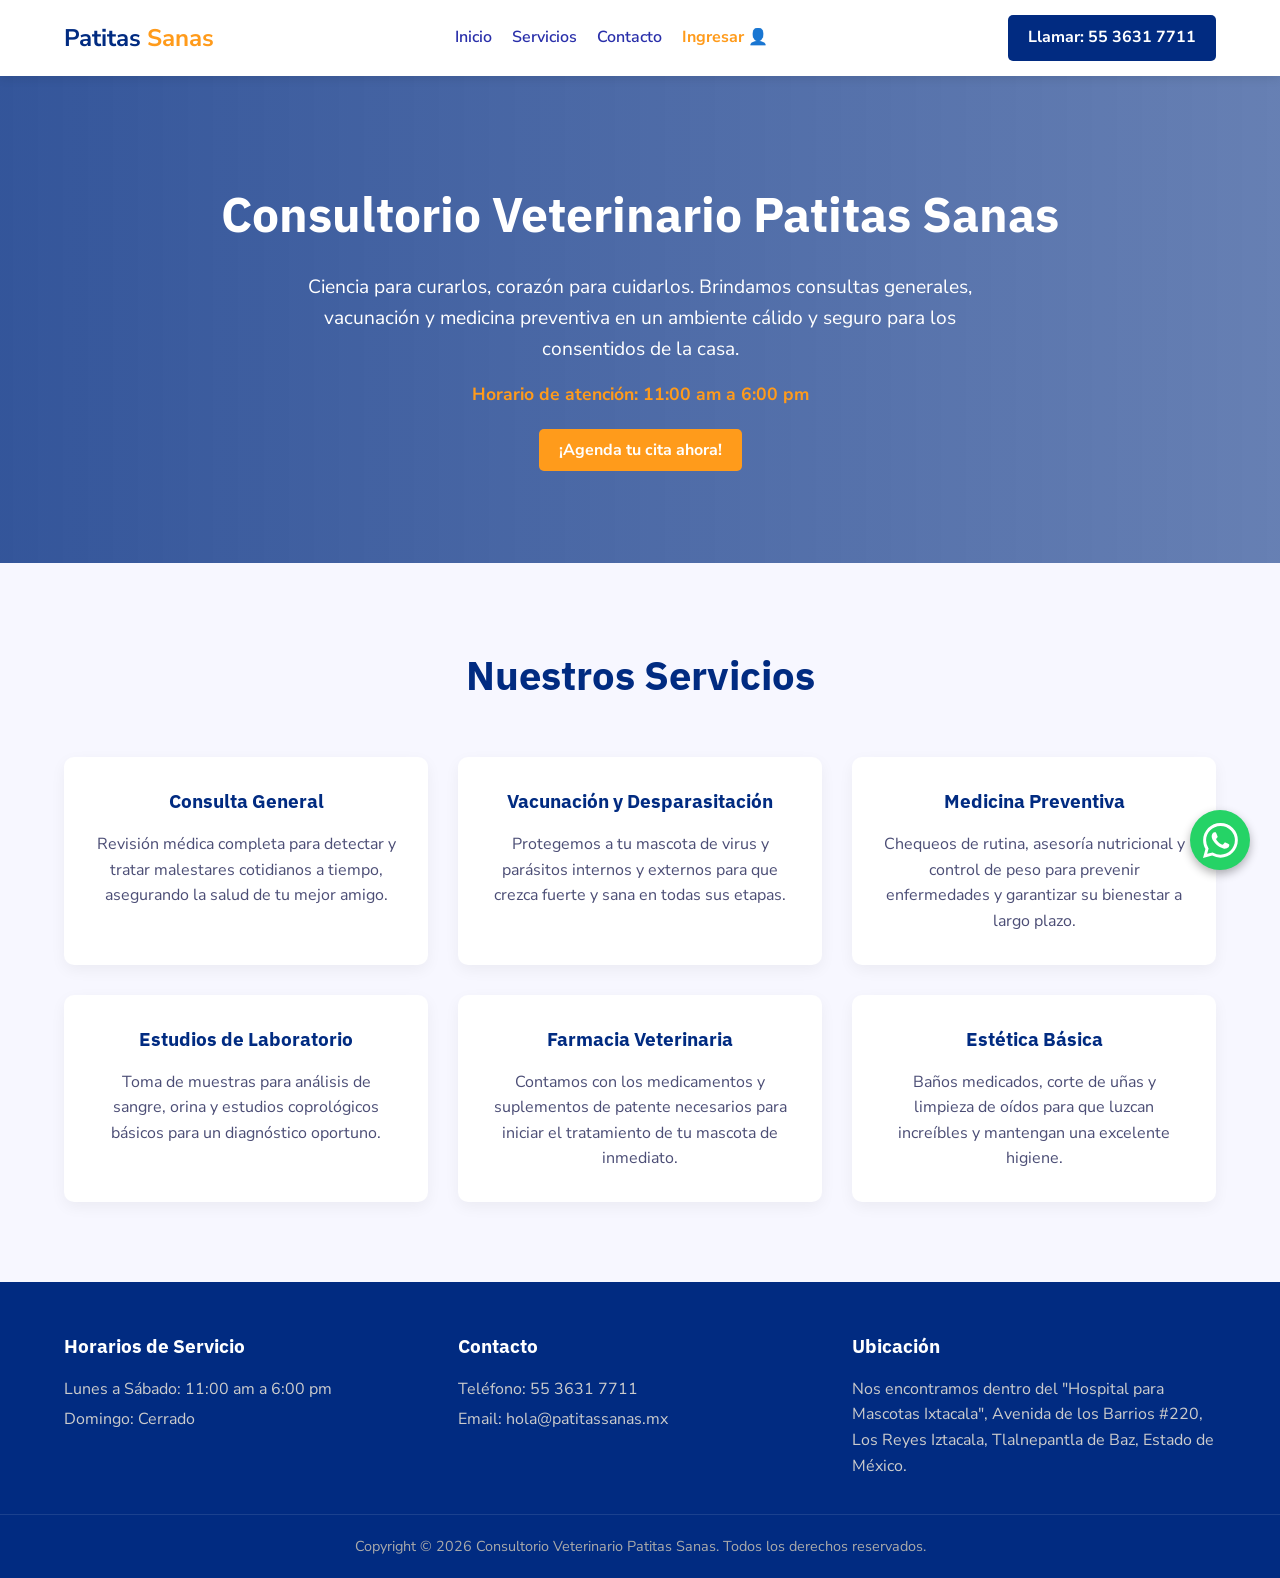
<file: index.html>
<!DOCTYPE html>
<html lang="es">
<head>
    <meta charset="UTF-8">
    <meta name="viewport" content="width=device-width, initial-scale=1.0">
    <title>Consultorio Veterinario Patitas Sanas</title>
    <link href="https://fonts.googleapis.com/css2?family=Nunito+Sans:wght@400;600;700&family=IBM+Plex+Sans:wght@500;700&display=swap" rel="stylesheet">
    <style>
        /* ================= VARIABLES Y RESET ================= */
        :root {
            --primary-color: #012b81;
            --secondary-color: #3CCAFF; 
            --accent-color: #FF9B1B; 
            --bg-light: #f7f7ff;
            --text-dark: #292faa;
            --text-gray: #4b4d75;
        }

        * {
            margin: 0;
            padding: 0;
            box-sizing: border-box;
        }

        body {
            font-family: 'Nunito Sans', sans-serif;
            color: var(--text-dark);
            background-color: #fff;
            line-height: 1.6;
        }

        h1, h2, h3 {
            font-family: 'IBM Plex Sans', sans-serif;
            color: var(--primary-color);
        }

        a { text-decoration: none; color: inherit; }

        .container {
            width: 90%;
            max-width: 1200px;
            margin: 0 auto;
        }

        /* ================= NAVEGACIÓN ================= */
        header {
            background-color: #fff;
            box-shadow: 0 2px 10px rgba(0,0,0,0.1);
            position: sticky;
            top: 0;
            z-index: 1000;
        }

        .nav-container {
            display: flex;
            justify-content: space-between;
            align-items: center;
            padding: 15px 0;
        }

        .logo {
            font-size: 24px;
            font-weight: 700;
            color: var(--primary-color);
        }

        .logo span { color: var(--accent-color); }

        .nav-links {
            display: flex;
            gap: 20px;
            align-items: center;
        }

        .nav-links a {
            font-weight: 600;
            transition: color 0.3s;
        }

        .nav-links a:hover { color: var(--secondary-color); }

        .btn-contacto {
            background-color: var(--primary-color);
            color: #fff;
            padding: 10px 20px;
            border-radius: 5px;
            font-weight: 700;
            transition: background 0.3s;
        }

        .btn-contacto:hover { background-color: var(--accent-color); }

        /* ================= HERO SECTION ================= */
        .hero {
            background: linear-gradient(to right, rgba(1, 43, 129, 0.8), rgba(1, 43, 129, 0.6)), url('https://images.unsplash.com/photo-1583337130417-3346a1be7dee?auto=format&fit=crop&w=1200&q=80') center/cover;
            color: #fff;
            padding: 100px 0;
            text-align: center;
        }

        .hero h1 {
            color: #fff;
            font-size: 3rem;
            margin-bottom: 20px;
        }

        .hero p {
            font-size: 1.2rem;
            max-width: 700px;
            margin: 0 auto 15px;
        }

        .hero .horario {
            font-size: 1.1rem; 
            font-weight: 700; 
            margin-bottom: 30px; 
            color: var(--accent-color);
        }

        /* ================= SERVICIOS (GRID) ================= */
        .servicios {
            padding: 80px 0;
            background-color: var(--bg-light);
        }

        .section-title {
            text-align: center;
            font-size: 2.5rem;
            margin-bottom: 50px;
        }

        .grid-servicios {
            display: grid;
            grid-template-columns: repeat(auto-fit, minmax(300px, 1fr));
            gap: 30px;
        }

        .card {
            background: #fff;
            padding: 30px;
            border-radius: 10px;
            box-shadow: 0 5px 15px rgba(0,0,0,0.05);
            text-align: center;
            transition: transform 0.3s;
        }

        .card:hover { transform: translateY(-10px); }
        .card h3 { margin-bottom: 15px; color: var(--primary-color); }
        .card p { color: var(--text-gray); }

        /* ================= FOOTER ================= */
        footer {
            background-color: var(--primary-color);
            color: #fff;
            padding: 50px 0 20px;
        }

        .footer-grid {
            display: grid;
            grid-template-columns: repeat(auto-fit, minmax(250px, 1fr));
            gap: 30px;
            margin-bottom: 30px;
        }

        .footer-grid h3 { color: #fff; margin-bottom: 15px; }
        .footer-grid p, .footer-grid a { color: #ccc; margin-bottom: 5px; }

        .footer-bottom {
            text-align: center;
            padding-top: 20px;
            border-top: 1px solid rgba(255,255,255,0.1);
            color: #aaa;
            font-size: 0.9rem;
        }

        /* ================= WHATSAPP FLOTANTE ================= */
        .whatsapp-float {
            position: fixed;
            bottom: 30px;
            right: 30px;
            background-color: #25D366;
            color: #fff;
            width: 60px;
            height: 60px;
            border-radius: 50%;
            display: flex;
            justify-content: center;
            align-items: center;
            font-size: 30px;
            box-shadow: 0 4px 10px rgba(0,0,0,0.3);
            z-index: 1000;
            transition: transform 0.3s;
        }
        .whatsapp-float:hover { transform: scale(1.1); }

        /* ================= RESPONSIVO ================= */
        @media (max-width: 768px) {
            .nav-links { display: none; }
            .hero h1 { font-size: 2rem; }
        }
    </style>
</head>
<body>

    <header>
        <div class="container nav-container">
            <div class="logo">Patitas<span> Sanas</span></div>
            <nav class="nav-links">
                <a href="#inicio">Inicio</a>
                <a href="#servicios">Servicios</a>
                <a href="#contacto">Contacto</a>
                <a href="login.html" style="color: var(--accent-color); font-weight: 700;">Ingresar 👤</a>
            </nav>
            <a href="tel:5536317711" class="btn-contacto">Llamar: 55 3631 7711</a>
        </div>
    </header>

    <section id="inicio" class="hero">
        <div class="container">
            <h1>Consultorio Veterinario Patitas Sanas</h1>
            <p>Ciencia para curarlos, corazón para cuidarlos. Brindamos consultas generales, vacunación y medicina preventiva en un ambiente cálido y seguro para los consentidos de la casa.</p>
            <p class="horario">Horario de atención: 11:00 am a 6:00 pm</p>
            <a href="login.html" class="btn-contacto" style="background-color: var(--accent-color);">¡Agenda tu cita ahora!</a>
        </div>
    </section>

    <section id="servicios" class="servicios">
        <div class="container">
            <h2 class="section-title">Nuestros Servicios</h2>
            <div class="grid-servicios">
                <div class="card">
                    <h3>Consulta General</h3>
                    <p>Revisión médica completa para detectar y tratar malestares cotidianos a tiempo, asegurando la salud de tu mejor amigo.</p>
                </div>
                <div class="card">
                    <h3>Vacunación y Desparasitación</h3>
                    <p>Protegemos a tu mascota de virus y parásitos internos y externos para que crezca fuerte y sana en todas sus etapas.</p>
                </div>
                <div class="card">
                    <h3>Medicina Preventiva</h3>
                    <p>Chequeos de rutina, asesoría nutricional y control de peso para prevenir enfermedades y garantizar su bienestar a largo plazo.</p>
                </div>
                <div class="card">
                    <h3>Estudios de Laboratorio</h3>
                    <p>Toma de muestras para análisis de sangre, orina y estudios coprológicos básicos para un diagnóstico oportuno.</p>
                </div>
                <div class="card">
                    <h3>Farmacia Veterinaria</h3>
                    <p>Contamos con los medicamentos y suplementos de patente necesarios para iniciar el tratamiento de tu mascota de inmediato.</p>
                </div>
                <div class="card">
                    <h3>Estética Básica</h3>
                    <p>Baños medicados, corte de uñas y limpieza de oídos para que luzcan increíbles y mantengan una excelente higiene.</p>
                </div>
            </div>
        </div>
    </section>

    <footer id="contacto">
        <div class="container footer-grid">
            <div>
                <h3>Horarios de Servicio</h3>
                <p>Lunes a Sábado: 11:00 am a 6:00 pm</p>
                <p>Domingo: Cerrado</p>
            </div>
            <div>
                <h3>Contacto</h3>
                <p>Teléfono: 55 3631 7711</p>
                <p>Email: hola@patitassanas.mx</p>
            </div>
            <div>
                <h3>Ubicación</h3>
                <p>Nos encontramos dentro del "Hospital para Mascotas Ixtacala", Avenida de los Barrios #220, Los Reyes Iztacala, Tlalnepantla de Baz, Estado de México.</p>
            </div>
        </div>
        <div class="footer-bottom">
            <p>Copyright © 2026 Consultorio Veterinario Patitas Sanas. Todos los derechos reservados.</p>
        </div>
    </footer>

    <a href="https://api.whatsapp.com/send/?phone=5215536317711&text=Hola,%20quisiera%20agendar%20una%20cita%20para%20mi%20mascota." class="whatsapp-float" target="_blank" title="Contáctanos por WhatsApp">
        <svg xmlns="http://www.w3.org/2000/svg" width="35" height="35" fill="currentColor" viewBox="0 0 16 16">
            <path d="M13.601 2.326A7.854 7.854 0 0 0 7.994 0C3.627 0 .068 3.558.064 7.926c0 1.399.366 2.76 1.057 3.965L0 16l4.204-1.102a7.933 7.933 0 0 0 3.79.965h.004c4.368 0 7.926-3.558 7.93-7.93A7.898 7.898 0 0 0 13.6 2.326zM7.994 14.521a6.573 6.573 0 0 1-3.356-.92l-.24-.144-2.494.654.666-2.433-.156-.251a6.56 6.56 0 0 1-1.007-3.505c0-3.626 2.957-6.584 6.591-6.584a6.56 6.56 0 0 1 4.66 1.931 6.557 6.557 0 0 1 1.928 4.66c-.004 3.639-2.961 6.592-6.592 6.592zm3.615-4.934c-.197-.099-1.17-.578-1.353-.646-.182-.065-.315-.099-.445.099-.133.197-.513.646-.627.775-.114.133-.232.148-.43.05-.197-.1-.836-.308-1.592-.985-.59-.525-.985-1.175-1.103-1.372-.114-.198-.011-.304.088-.403.087-.088.197-.232.296-.346.1-.114.133-.198.198-.33.065-.134.034-.248-.015-.347-.05-.099-.445-1.076-.612-1.47-.16-.389-.323-.335-.445-.34-.114-.007-.247-.007-.38-.007a.729.729 0 0 0-.529.247c-.182.198-.691.677-.691 1.654 0 .977.71 1.916.81 2.049.098.133 1.394 2.132 3.383 2.992.47.205.84.326 1.129.418.475.152.904.129 1.246.08.38-.058 1.171-.48 1.338-.943.164-.464.164-.86.114-.943-.049-.084-.182-.133-.38-.232z"/>
        </svg>
    </a>

</body>
</html>
</file>
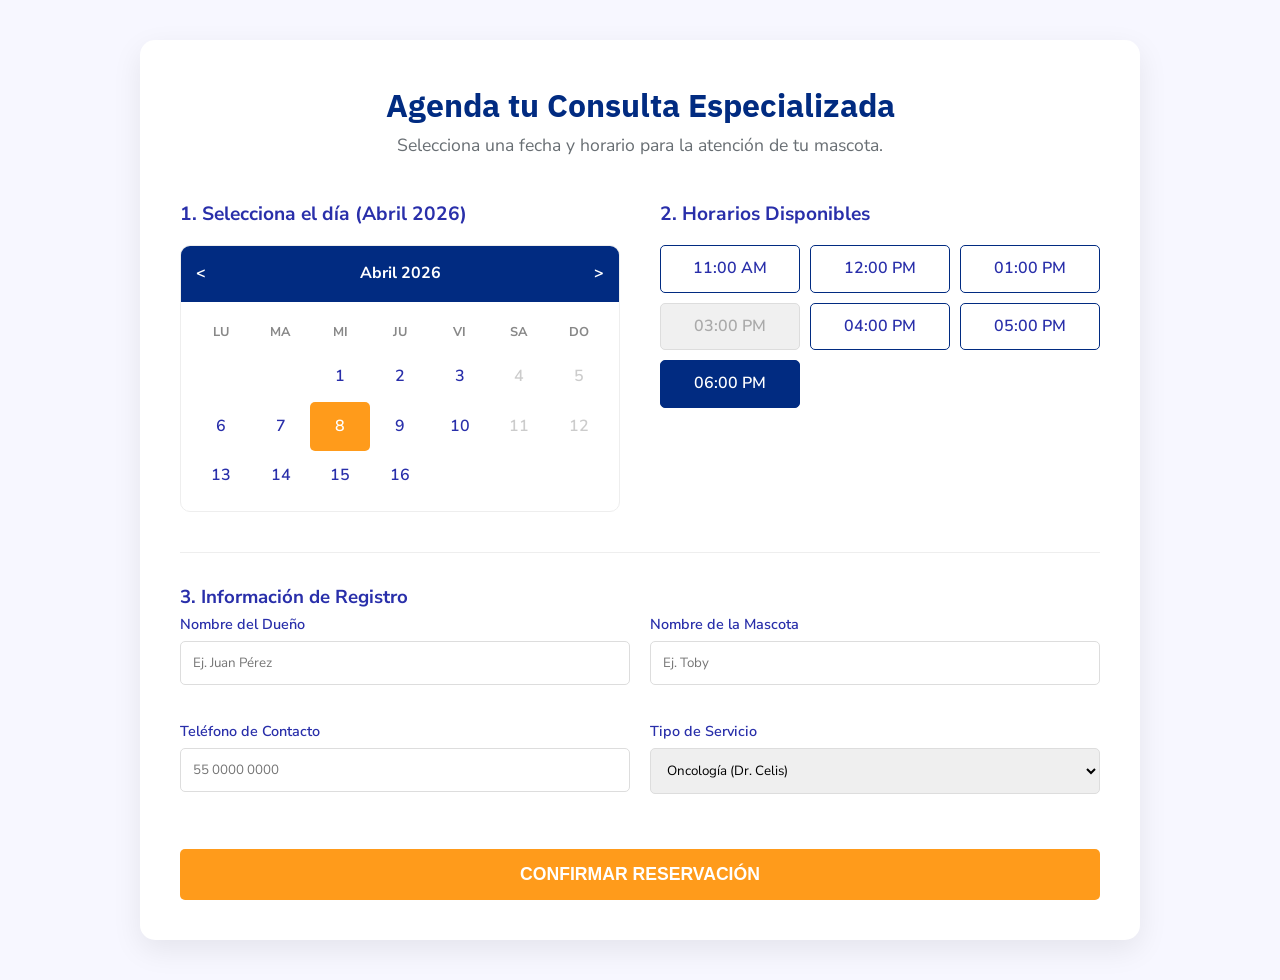
<file: citas.html>
<!DOCTYPE html>
<html lang="es">
<head>
    <meta charset="UTF-8">
    <meta name="viewport" content="width=device-width, initial-scale=1.0">
    <title>Agenda tu Cita - VetCare + Oncopets</title>
    <link href="https://fonts.googleapis.com/css2?family=Nunito+Sans:wght@400;600;700&family=IBM+Plex+Sans:wght@500;700&display=swap" rel="stylesheet">
    <style>
        :root {
            --primary: #012b81;
            --secondary: #3CCAFF;
            --accent: #FF9B1B;
            --bg: #f7f7ff;
            --text: #292faa;
            --white: #ffffff;
        }

        * { margin: 0; padding: 0; box-sizing: border-box; }
        body { font-family: 'Nunito Sans', sans-serif; background-color: var(--bg); color: var(--text); line-height: 1.6; }
        h1, h2 { font-family: 'IBM Plex Sans', sans-serif; color: var(--primary); }

        .container { width: 90%; max-width: 1000px; margin: 40px auto; }
        
        .appointment-card {
            background: var(--white);
            padding: 40px;
            border-radius: 15px;
            box-shadow: 0 10px 30px rgba(0,0,0,0.08);
        }

        .header-citas { text-align: center; margin-bottom: 40px; }
        .header-citas p { color: #686e73; font-size: 1.1rem; }

        /* GRID PRINCIPAL */
        .booking-grid {
            display: grid;
            grid-template-columns: 1fr 1fr;
            gap: 40px;
        }

        /* CALENDARIO ESTILIZADO */
        .calendar-box h3 { margin-bottom: 15px; font-size: 1.2rem; }
        .calendar {
            background: #fff;
            border: 1px solid #eee;
            border-radius: 10px;
            overflow: hidden;
        }
        .cal-header {
            background: var(--primary);
            color: white;
            padding: 15px;
            display: flex;
            justify-content: space-between;
            font-weight: bold;
        }
        .cal-grid {
            display: grid;
            grid-template-columns: repeat(7, 1fr);
            padding: 10px;
            text-align: center;
        }
        .day-name { font-weight: 700; font-size: 0.8rem; padding: 10px 0; color: #888; }
        .day {
            padding: 12px 5px;
            cursor: pointer;
            border-radius: 5px;
            transition: 0.3s;
            font-weight: 600;
        }
        .day:hover:not(.empty) { background: var(--secondary); color: white; }
        .day.selected { background: var(--accent) !important; color: white; }
        .day.disabled { color: #ccc; cursor: not-allowed; }
        .empty { cursor: default; }

        /* HORARIOS */
        .time-box h3 { margin-bottom: 15px; font-size: 1.2rem; }
        .time-slots {
            display: grid;
            grid-template-columns: repeat(3, 1fr);
            gap: 10px;
        }
        .slot {
            padding: 10px;
            border: 1px solid var(--primary);
            border-radius: 5px;
            text-align: center;
            cursor: pointer;
            font-weight: 600;
            transition: 0.3s;
        }
        .slot:hover { background: var(--primary); color: white; }
        .slot.selected { background: var(--primary); color: white; }
        .slot.unavailable { background: #f0f0f0; border-color: #ddd; color: #aaa; cursor: not-allowed; }

        /* FORMULARIO */
        .form-section {
            margin-top: 40px;
            padding-top: 30px;
            border-top: 1px solid #eee;
        }
        .form-grid {
            display: grid;
            grid-template-columns: 1fr 1fr;
            gap: 20px;
        }
        .input-group { display: flex; flex-direction: column; margin-bottom: 15px; }
        label { font-weight: 600; margin-bottom: 5px; font-size: 0.9rem; }
        input, select {
            padding: 12px;
            border: 1px solid #ddd;
            border-radius: 5px;
            font-family: inherit;
        }

        .btn-confirm {
            grid-column: span 2;
            background: var(--accent);
            color: white;
            border: none;
            padding: 15px;
            font-size: 1.1rem;
            font-weight: 700;
            border-radius: 5px;
            cursor: pointer;
            margin-top: 20px;
            transition: 0.3s;
            text-transform: uppercase;
        }
        .btn-confirm:hover { background: var(--primary); transform: translateY(-2px); }

        /* RESPONSIVO */
        @media (max-width: 768px) {
            .booking-grid, .form-grid { grid-template-columns: 1fr; }
            .btn-confirm { grid-column: span 1; }
        }
    </style>
</head>
<body>

<div class="container">
    <div class="appointment-card">
        <div class="header-citas">
            <h1>Agenda tu Consulta Especializada</h1>
            <p>Selecciona una fecha y horario para la atención de tu mascota.</p>
        </div>

        <div class="booking-grid">
            <div class="calendar-box">
                <h3>1. Selecciona el día (Abril 2026)</h3>
                <div class="calendar">
                    <div class="cal-header">
                        <span>&lt;</span>
                        <span>Abril 2026</span>
                        <span>&gt;</span>
                    </div>
                    <div class="cal-grid">
                        <div class="day-name">LU</div><div class="day-name">MA</div><div class="day-name">MI</div>
                        <div class="day-name">JU</div><div class="day-name">VI</div><div class="day-name">SA</div>
                        <div class="day-name">DO</div>
                        
                        <div class="day empty"></div><div class="day empty"></div>
                        <div class="day" onclick="selectDay(this)">1</div><div class="day" onclick="selectDay(this)">2</div>
                        <div class="day" onclick="selectDay(this)">3</div><div class="day disabled">4</div><div class="day disabled">5</div>
                        <div class="day" onclick="selectDay(this)">6</div><div class="day" onclick="selectDay(this)">7</div>
                        <div class="day selected" onclick="selectDay(this)">8</div><div class="day" onclick="selectDay(this)">9</div>
                        <div class="day" onclick="selectDay(this)">10</div><div class="day disabled">11</div><div class="day disabled">12</div>
                        <div class="day" onclick="selectDay(this)">13</div><div class="day" onclick="selectDay(this)">14</div>
                        <div class="day" onclick="selectDay(this)">15</div><div class="day" onclick="selectDay(this)">16</div>
                    </div>
                </div>
            </div>

            <div class="time-box">
                <h3>2. Horarios Disponibles</h3>
                <div class="time-slots">
                    <div class="slot" onclick="selectSlot(this)">11:00 AM</div>
                    <div class="slot" onclick="selectSlot(this)">12:00 PM</div>
                    <div class="slot" onclick="selectSlot(this)">01:00 PM</div>
                    <div class="slot unavailable">03:00 PM</div>
                    <div class="slot" onclick="selectSlot(this)">04:00 PM</div>
                    <div class="slot" onclick="selectSlot(this)">05:00 PM</div>
                    <div class="slot selected" onclick="selectSlot(this)">06:00 PM</div>
                </div>
            </div>
        </div>

        <div class="form-section">
            <h3>3. Información de Registro</h3>
            <form class="form-grid">
                <div class="input-group">
                    <label>Nombre del Dueño</label>
                    <input type="text" placeholder="Ej. Juan Pérez" required>
                </div>
                <div class="input-group">
                    <label>Nombre de la Mascota</label>
                    <input type="text" placeholder="Ej. Toby" required>
                </div>
                <div class="input-group">
                    <label>Teléfono de Contacto</label>
                    <input type="tel" placeholder="55 0000 0000" required>
                </div>
                <div class="input-group">
                    <label>Tipo de Servicio</label>
                    <select>
                        <option>Oncología (Dr. Celis)</option>
                        <option>Consulta General</option>
                        <option>Cirugía / Ortopedia</option>
                        <option>Medicina Interna</option>
                    </select>
                </div>
                <button type="button" class="btn-confirm" onclick="alert('¡Cita solicitada! Nos pondremos en contacto contigo para confirmar.')">
                    Confirmar Reservación
                </button>
            </form>
        </div>
    </div>
</div>

<script>
    function selectDay(element) {
        if(element.classList.contains('disabled')) return;
        document.querySelectorAll('.day').forEach(d => d.classList.remove('selected'));
        element.classList.add('selected');
    }

    function selectSlot(element) {
        document.querySelectorAll('.slot').forEach(s => s.classList.remove('selected'));
        element.classList.add('selected');
    }
</script>

</body>
</html>
</file>
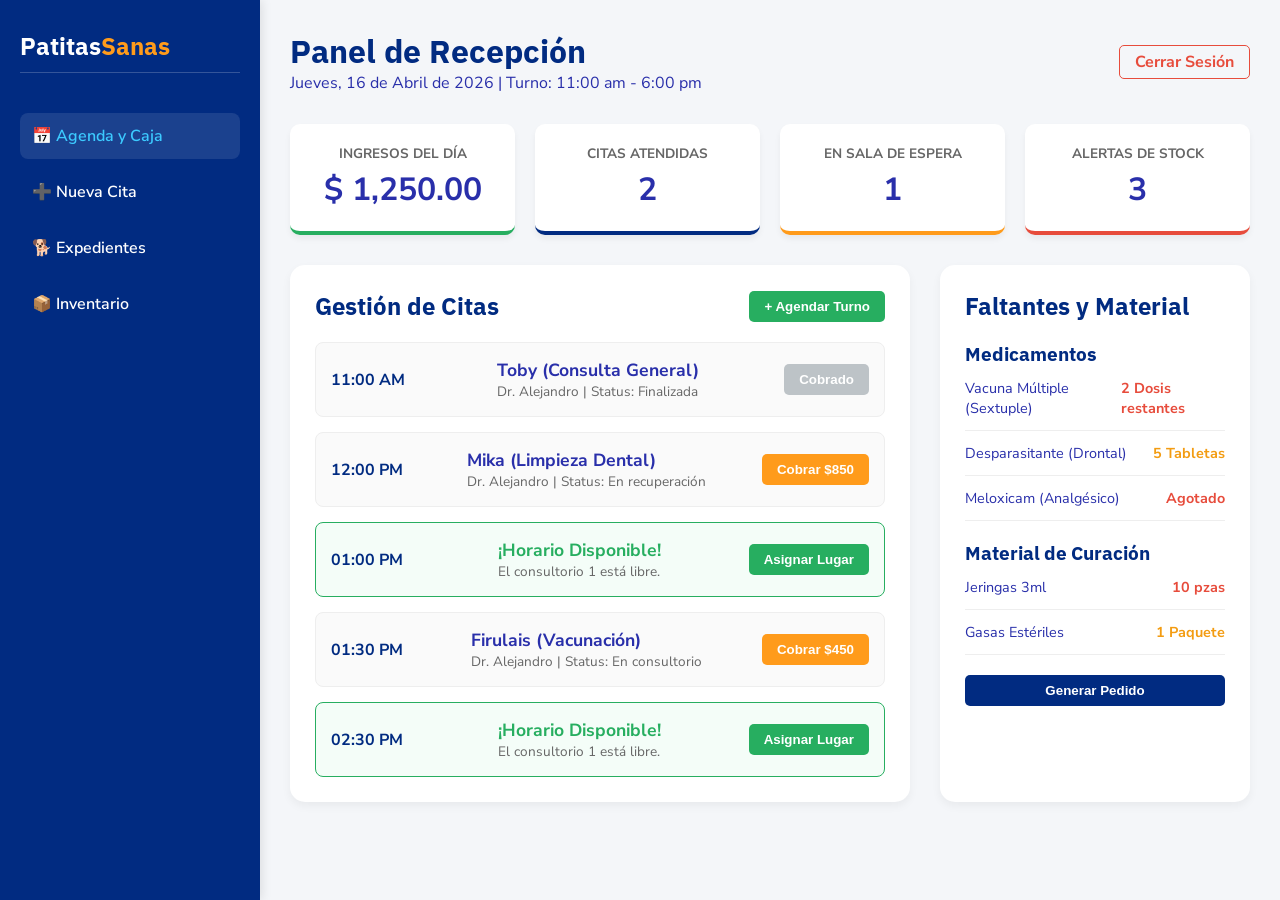
<file: dashboard-recepcion.html>
<!DOCTYPE html>
<html lang="es">
<head>
    <meta charset="UTF-8">
    <meta name="viewport" content="width=device-width, initial-scale=1.0">
    <title>Recepción - Patitas Sanas</title>
    <link href="https://fonts.googleapis.com/css2?family=Nunito+Sans:wght@400;600;700&family=IBM+Plex+Sans:wght@500;700&display=swap" rel="stylesheet">
    <style>
        /* ================= VARIABLES ================= */
        :root {
            --primary: #012b81;
            --secondary: #3CCAFF; 
            --accent: #FF9B1B; 
            --bg: #f4f6f9;
            --white: #ffffff;
            --text: #292faa;
            --success: #27ae60;
            --danger: #e74c3c;
            --warning: #f39c12;
        }

        * { margin: 0; padding: 0; box-sizing: border-box; }
        body { font-family: 'Nunito Sans', sans-serif; background-color: var(--bg); color: var(--text); }
        h1, h2, h3 { font-family: 'IBM Plex Sans', sans-serif; color: var(--primary); }

        /* ================= BARRA LATERAL ================= */
        .wrapper { display: flex; min-height: 100vh; }
        .sidebar {
            width: 260px;
            background-color: var(--primary);
            color: white;
            padding: 30px 20px;
            position: fixed;
            height: 100%;
            box-shadow: 2px 0 10px rgba(0,0,0,0.1);
        }
        .sidebar h2 { font-size: 1.5rem; margin-bottom: 40px; color: white; border-bottom: 1px solid rgba(255,255,255,0.2); padding-bottom: 10px; }
        .sidebar h2 span { color: var(--accent); }

        .nav-menu { list-style: none; }
        .nav-menu a {
            color: white;
            text-decoration: none;
            display: block;
            padding: 12px;
            margin-bottom: 10px;
            border-radius: 8px;
            transition: 0.3s;
            font-weight: 600;
        }
        .nav-menu a:hover, .nav-menu a.active { background: rgba(255,255,255,0.1); color: var(--secondary); }

        /* ================= CONTENIDO ================= */
        .main-content { margin-left: 260px; width: calc(100% - 260px); padding: 30px; }
        .header-main { display: flex; justify-content: space-between; align-items: center; margin-bottom: 30px; }
        .btn-logout { color: var(--danger); font-weight: 700; text-decoration: none; border: 1px solid var(--danger); padding: 5px 15px; border-radius: 5px; }

        /* ================= TARJETAS DE RESUMEN ================= */
        .stats-grid { display: grid; grid-template-columns: repeat(4, 1fr); gap: 20px; margin-bottom: 30px; }
        .stat-card { background: var(--white); padding: 20px; border-radius: 10px; box-shadow: 0 4px 6px rgba(0,0,0,0.05); text-align: center; border-bottom: 4px solid var(--primary); }
        .stat-card.green { border-bottom-color: var(--success); }
        .stat-card.orange { border-bottom-color: var(--accent); }
        .stat-card.red { border-bottom-color: var(--danger); }
        .stat-card h4 { font-size: 0.85rem; color: #666; text-transform: uppercase; margin-bottom: 5px; }
        .stat-card .value { font-size: 2rem; font-weight: 700; color: var(--text); }

        /* ================= LAYOUT DE PANELES ================= */
        .panels-grid { display: grid; grid-template-columns: 2fr 1fr; gap: 30px; }
        .panel { background: var(--white); padding: 25px; border-radius: 15px; box-shadow: 0 4px 10px rgba(0,0,0,0.05); }
        .panel-header { display: flex; justify-content: space-between; align-items: center; margin-bottom: 20px; }

        /* ================= AGENDA ================= */
        .agenda-list { display: flex; flex-direction: column; gap: 15px; }
        .agenda-item {
            display: flex;
            justify-content: space-between;
            align-items: center;
            padding: 15px;
            border: 1px solid #eee;
            border-radius: 8px;
            background: #fafafa;
        }
        .agenda-item.available { border-color: var(--success); background: #f4fdf8; }
        .agenda-item .time { font-weight: 700; color: var(--primary); width: 80px; }
        .agenda-item .details h4 { margin: 0; font-size: 1.1rem; }
        .agenda-item .details p { margin: 0; font-size: 0.85rem; color: #666; }
        
        .btn-action {
            padding: 8px 15px;
            border: none;
            border-radius: 5px;
            cursor: pointer;
            font-weight: 600;
            color: white;
            transition: 0.3s;
        }
        .btn-add { background: var(--success); }
        .btn-add:hover { background: #219653; }
        .btn-pay { background: var(--accent); }
        .btn-pay:hover { background: #e67e22; }
        .btn-paid { background: #bdc3c7; cursor: not-allowed; }

        /* ================= INVENTARIO / ALERTAS ================= */
        .alert-item {
            display: flex;
            justify-content: space-between;
            padding: 12px 0;
            border-bottom: 1px solid #eee;
            font-size: 0.9rem;
        }
        .alert-item:last-child { border-bottom: none; }
        .stock-low { color: var(--danger); font-weight: 700; }
        .stock-ok { color: var(--warning); font-weight: 700; }

        @media (max-width: 1024px) {
            .panels-grid { grid-template-columns: 1fr; }
            .stats-grid { grid-template-columns: repeat(2, 1fr); }
            .sidebar { width: 70px; padding: 20px 10px; }
            .sidebar h2 { display: none; }
            .main-content { margin-left: 70px; width: calc(100% - 70px); }
            .nav-menu a { text-align: center; font-size: 0.8rem; }
        }
    </style>
</head>
<body>

    <div class="wrapper">
        <aside class="sidebar">
            <h2>Patitas<span>Sanas</span></h2>
            <ul class="nav-menu">
                <li><a href="#" class="active">📅 Agenda y Caja</a></li>
                <li><a href="citas.html">➕ Nueva Cita</a></li>
                <li><a href="#">🐕 Expedientes</a></li>
                <li><a href="#">📦 Inventario</a></li>
            </ul>
        </aside>

        <main class="main-content">
            <div class="header-main">
                <div>
                    <h1>Panel de Recepción</h1>
                    <p>Jueves, 16 de Abril de 2026 | Turno: 11:00 am - 6:00 pm</p>
                </div>
                <a href="login.html" class="btn-logout">Cerrar Sesión</a>
            </div>

            <div class="stats-grid">
                <div class="stat-card green">
                    <h4>Ingresos del Día</h4>
                    <div class="value" id="ingresos-total">$ 1,250.00</div>
                </div>
                <div class="stat-card">
                    <h4>Citas Atendidas</h4>
                    <div class="value" id="citas-atendidas">2</div>
                </div>
                <div class="stat-card orange">
                    <h4>En Sala de Espera</h4>
                    <div class="value">1</div>
                </div>
                <div class="stat-card red">
                    <h4>Alertas de Stock</h4>
                    <div class="value">3</div>
                </div>
            </div>

            <div class="panels-grid">
                
                <div class="panel">
                    <div class="panel-header">
                        <h2>Gestión de Citas</h2>
                        <a href="citas.html" style="text-decoration: none;">
                            <button class="btn-action btn-add">+ Agendar Turno</button>
                        </a>
                    </div>

                    <div class="agenda-list">
                        <div class="agenda-item">
                            <div class="time">11:00 AM</div>
                            <div class="details">
                                <h4>Toby (Consulta General)</h4>
                                <p>Dr. Alejandro | Status: Finalizada</p>
                            </div>
                            <button class="btn-action btn-paid" disabled>Cobrado</button>
                        </div>

                        <div class="agenda-item">
                            <div class="time">12:00 PM</div>
                            <div class="details">
                                <h4>Mika (Limpieza Dental)</h4>
                                <p>Dr. Alejandro | Status: En recuperación</p>
                            </div>
                            <button class="btn-action btn-pay" onclick="cobrarConsulta(this, 850)">Cobrar $850</button>
                        </div>

                        <div class="agenda-item available">
                            <div class="time">01:00 PM</div>
                            <div class="details">
                                <h4 style="color: var(--success);">¡Horario Disponible!</h4>
                                <p>El consultorio 1 está libre.</p>
                            </div>
                            <button class="btn-action btn-add" onclick="asignarCitaRapida(this)">Asignar Lugar</button>
                        </div>

                        <div class="agenda-item">
                            <div class="time">01:30 PM</div>
                            <div class="details">
                                <h4>Firulais (Vacunación)</h4>
                                <p>Dr. Alejandro | Status: En consultorio</p>
                            </div>
                            <button class="btn-action btn-pay" onclick="cobrarConsulta(this, 450)">Cobrar $450</button>
                        </div>

                        <div class="agenda-item available">
                            <div class="time">02:30 PM</div>
                            <div class="details">
                                <h4 style="color: var(--success);">¡Horario Disponible!</h4>
                                <p>El consultorio 1 está libre.</p>
                            </div>
                            <button class="btn-action btn-add" onclick="asignarCitaRapida(this)">Asignar Lugar</button>
                        </div>
                    </div>
                </div>

                <div class="panel">
                    <div class="panel-header">
                        <h2>Faltantes y Material</h2>
                    </div>
                    
                    <h3>Medicamentos</h3>
                    <div class="alert-item">
                        <span>Vacuna Múltiple (Sextuple)</span>
                        <span class="stock-low">2 Dosis restantes</span>
                    </div>
                    <div class="alert-item">
                        <span>Desparasitante (Drontal)</span>
                        <span class="stock-ok">5 Tabletas</span>
                    </div>
                    <div class="alert-item">
                        <span>Meloxicam (Analgésico)</span>
                        <span class="stock-low">Agotado</span>
                    </div>

                    <h3 style="margin-top: 20px;">Material de Curación</h3>
                    <div class="alert-item">
                        <span>Jeringas 3ml</span>
                        <span class="stock-low">10 pzas</span>
                    </div>
                    <div class="alert-item">
                        <span>Gasas Estériles</span>
                        <span class="stock-ok">1 Paquete</span>
                    </div>
                    
                    <button class="btn-action" style="width: 100%; margin-top: 20px; background: var(--primary);" onclick="alert('Enviando solicitud de pedido al proveedor...')">
                        Generar Pedido
                    </button>
                </div>

            </div>
        </main>
    </div>

    <script>
        let ingresosTotales = 1250;
        let citasAtendidas = 2;

        // Función para cobrar y sumar dinero a la caja
        function cobrarConsulta(btnElement, monto) {
            // Actualizar Ingresos
            ingresosTotales += monto;
            citasAtendidas++;
            
            // Formatear a moneda
            document.getElementById('ingresos-total').innerText = "$ " + ingresosTotales.toLocaleString('en-US') + ".00";
            document.getElementById('citas-atendidas').innerText = citasAtendidas;

            // Cambiar estado del botón
            btnElement.innerText = "Cobrado";
            btnElement.classList.remove('btn-pay');
            btnElement.classList.add('btn-paid');
            btnElement.disabled = true;
            
            alert(`Pago de $${monto} registrado exitosamente en caja.`);
        }

        // Función para asignar una cita a un lugar disponible
        function asignarCitaRapida(btnElement) {
            let nombreMascota = prompt("Ingresa el nombre de la mascota:");
            let motivo = prompt("Ingresa el motivo (Ej. Consulta General):");

            if (nombreMascota && motivo) {
                let divItem = btnElement.parentElement;
                
                // Cambiar el diseño visual de disponible a ocupado
                divItem.classList.remove('available');
                
                divItem.querySelector('.details').innerHTML = `
                    <h4>${nombreMascota} (${motivo})</h4>
                    <p>Agendado presencialmente | Status: En espera</p>
                `;
                
                // Cambiar el botón
                btnElement.outerHTML = `<button class="btn-action btn-pay" onclick="cobrarConsulta(this, 350)">Cobrar $350</button>`;
            }
        }
    </script>
</body>
</html>
</file>
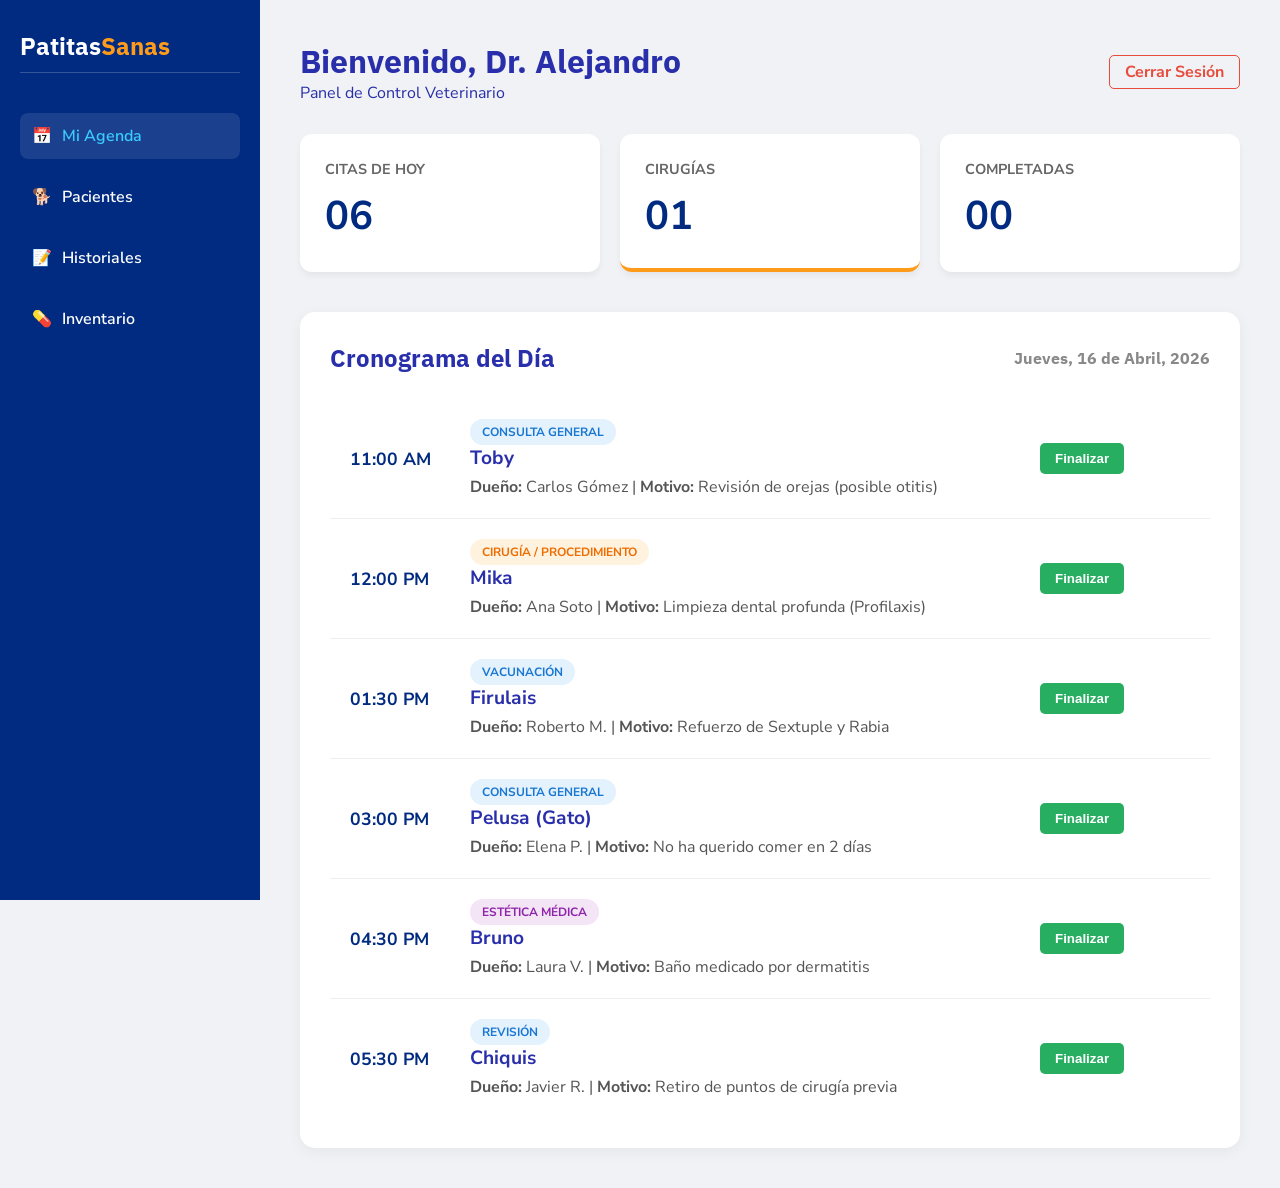
<file: dashboard-vet.html>
<!DOCTYPE html>
<html lang="es">
<head>
    <meta charset="UTF-8">
    <meta name="viewport" content="width=device-width, initial-scale=1.0">
    <title>Panel Médico - Patitas Sanas</title>
    <link href="https://fonts.googleapis.com/css2?family=Nunito+Sans:wght@400;600;700&family=IBM+Plex+Sans:wght@500;700&display=swap" rel="stylesheet">
    <style>
        :root {
            --primary: #012b81;
            --secondary: #3CCAFF; 
            --accent: #FF9B1B; 
            --bg: #f0f2f5;
            --white: #ffffff;
            --text: #292faa;
            --danger: #e74c3c;
            --success: #27ae60;
        }

        * { margin: 0; padding: 0; box-sizing: border-box; }
        body { font-family: 'Nunito Sans', sans-serif; background-color: var(--bg); color: var(--text); }
        h1, h2, h3 { font-family: 'IBM Plex Sans', sans-serif; }

        /* BARRA LATERAL (SIDEBAR) */
        .wrapper { display: flex; min-height: 100vh; }
        
        .sidebar {
            width: 260px;
            background-color: var(--primary);
            color: white;
            padding: 30px 20px;
            position: fixed;
            height: 100%;
        }

        .sidebar h2 { font-size: 1.5rem; margin-bottom: 40px; border-bottom: 1px solid rgba(255,255,255,0.2); padding-bottom: 10px; }
        .sidebar h2 span { color: var(--accent); }

        .nav-menu { list-style: none; }
        .nav-menu li { margin-bottom: 15px; }
        .nav-menu a {
            color: white;
            text-decoration: none;
            display: flex;
            align-items: center;
            gap: 10px;
            padding: 12px;
            border-radius: 8px;
            transition: 0.3s;
            font-weight: 600;
        }
        .nav-menu a:hover, .nav-menu a.active { background: rgba(255,255,255,0.1); color: var(--secondary); }

        /* CONTENIDO PRINCIPAL */
        .main-content { margin-left: 260px; width: calc(100% - 260px); padding: 40px; }

        .header-main { display: flex; justify-content: space-between; align-items: center; margin-bottom: 30px; }
        .btn-logout { color: var(--danger); font-weight: 700; text-decoration: none; border: 1px solid var(--danger); padding: 5px 15px; border-radius: 5px; }

        /* RESUMEN DE TARJETAS */
        .stats-grid { display: grid; grid-template-columns: repeat(3, 1fr); gap: 20px; margin-bottom: 40px; }
        .stat-card { background: var(--white); padding: 25px; border-radius: 12px; box-shadow: 0 4px 6px rgba(0,0,0,0.05); }
        .stat-card h4 { font-size: 0.9rem; color: #666; text-transform: uppercase; margin-bottom: 10px; }
        .stat-card .value { font-size: 2.5rem; font-weight: 700; color: var(--primary); }

        /* CRONOGRAMA / AGENDA */
        .agenda-container { background: var(--white); border-radius: 15px; padding: 30px; box-shadow: 0 4px 15px rgba(0,0,0,0.05); }
        .agenda-container h2 { margin-bottom: 25px; display: flex; justify-content: space-between; align-items: center; }
        .date-label { font-size: 1rem; color: #888; }

        .schedule-row {
            display: grid;
            grid-template-columns: 120px 1fr 150px;
            padding: 20px;
            border-bottom: 1px solid #eee;
            align-items: center;
            transition: 0.2s;
        }
        .schedule-row:hover { background-color: #f9fbff; }
        .schedule-row:last-child { border-bottom: none; }

        .time-col { font-weight: 700; font-size: 1.1rem; color: var(--primary); }
        .info-col h4 { font-size: 1.2rem; margin-bottom: 5px; }
        .info-col p { color: #555; }
        
        /* ETIQUETAS DE TIPO */
        .badge {
            padding: 5px 12px;
            border-radius: 20px;
            font-size: 0.75rem;
            font-weight: 700;
            text-transform: uppercase;
            display: inline-block;
            margin-right: 10px;
        }
        .badge-consulta { background: #e3f2fd; color: #1976d2; }
        .badge-cirugia { background: #fff3e0; color: #ef6c00; }
        .badge-estetica { background: #f3e5f5; color: #8e24aa; }

        .btn-check {
            background: var(--success);
            color: white;
            border: none;
            padding: 8px 15px;
            border-radius: 5px;
            cursor: pointer;
            font-weight: 600;
            transition: 0.3s;
        }
        .btn-check:hover { opacity: 0.8; transform: scale(1.05); }

        @media (max-width: 900px) {
            .sidebar { width: 80px; padding: 20px 10px; }
            .sidebar h2, .nav-menu span { display: none; }
            .main-content { margin-left: 80px; width: calc(100% - 80px); }
            .stats-grid { grid-template-columns: 1fr; }
        }
    </style>
</head>
<body>

    <div class="wrapper">
        <aside class="sidebar">
            <h2>Patitas<span>Sanas</span></h2>
            <ul class="nav-menu">
                <li><a href="#" class="active">📅 <span>Mi Agenda</span></a></li>
                <li><a href="#">🐕 <span>Pacientes</span></a></li>
                <li><a href="#">📝 <span>Historiales</span></a></li>
                <li><a href="#">💊 <span>Inventario</span></a></li>
            </ul>
        </aside>

        <main class="main-content">
            <div class="header-main">
                <div>
                    <h1>Bienvenido, Dr. Alejandro</h1>
                    <p>Panel de Control Veterinario</p>
                </div>
                <a href="index.html" class="btn-logout">Cerrar Sesión</a>
            </div>

            <div class="stats-grid">
                <div class="stat-card">
                    <h4>Citas de Hoy</h4>
                    <div class="value">06</div>
                </div>
                <div class="stat-card" style="border-bottom: 4px solid var(--accent);">
                    <h4>Cirugías</h4>
                    <div class="value">01</div>
                </div>
                <div class="stat-card">
                    <h4>Completadas</h4>
                    <div class="value" id="comp-val">00</div>
                </div>
            </div>

            <section class="agenda-container">
                <h2>
                    Cronograma del Día 
                    <span class="date-label">Jueves, 16 de Abril, 2026</span>
                </h2>

                <div class="schedule-row">
                    <div class="time-col">11:00 AM</div>
                    <div class="info-col">
                        <span class="badge badge-consulta">Consulta General</span>
                        <h4>Toby</h4>
                        <p><strong>Dueño:</strong> Carlos Gómez | <strong>Motivo:</strong> Revisión de orejas (posible otitis)</p>
                    </div>
                    <div class="action-col">
                        <button class="btn-check" onclick="finishTask(this)">Finalizar</button>
                    </div>
                </div>

                <div class="schedule-row">
                    <div class="time-col">12:00 PM</div>
                    <div class="info-col">
                        <span class="badge badge-cirugia">Cirugía / Procedimiento</span>
                        <h4>Mika</h4>
                        <p><strong>Dueño:</strong> Ana Soto | <strong>Motivo:</strong> Limpieza dental profunda (Profilaxis)</p>
                    </div>
                    <div class="action-col">
                        <button class="btn-check" onclick="finishTask(this)">Finalizar</button>
                    </div>
                </div>

                <div class="schedule-row">
                    <div class="time-col">01:30 PM</div>
                    <div class="info-col">
                        <span class="badge badge-consulta">Vacunación</span>
                        <h4>Firulais</h4>
                        <p><strong>Dueño:</strong> Roberto M. | <strong>Motivo:</strong> Refuerzo de Sextuple y Rabia</p>
                    </div>
                    <div class="action-col">
                        <button class="btn-check" onclick="finishTask(this)">Finalizar</button>
                    </div>
                </div>

                <div class="schedule-row">
                    <div class="time-col">03:00 PM</div>
                    <div class="info-col">
                        <span class="badge badge-consulta">Consulta General</span>
                        <h4>Pelusa (Gato)</h4>
                        <p><strong>Dueño:</strong> Elena P. | <strong>Motivo:</strong> No ha querido comer en 2 días</p>
                    </div>
                    <div class="action-col">
                        <button class="btn-check" onclick="finishTask(this)">Finalizar</button>
                    </div>
                </div>

                <div class="schedule-row">
                    <div class="time-col">04:30 PM</div>
                    <div class="info-col">
                        <span class="badge badge-estetica">Estética Médica</span>
                        <h4>Bruno</h4>
                        <p><strong>Dueño:</strong> Laura V. | <strong>Motivo:</strong> Baño medicado por dermatitis</p>
                    </div>
                    <div class="action-col">
                        <button class="btn-check" onclick="finishTask(this)">Finalizar</button>
                    </div>
                </div>

                <div class="schedule-row">
                    <div class="time-col">05:30 PM</div>
                    <div class="info-col">
                        <span class="badge badge-consulta">Revisión</span>
                        <h4>Chiquis</h4>
                        <p><strong>Dueño:</strong> Javier R. | <strong>Motivo:</strong> Retiro de puntos de cirugía previa</p>
                    </div>
                    <div class="action-col">
                        <button class="btn-check" onclick="finishTask(this)">Finalizar</button>
                    </div>
                </div>

            </section>
        </main>
    </div>

    <script>
        let completedCount = 0;
        function finishTask(btn) {
            const row = btn.parentElement.parentElement;
            row.style.opacity = "0.4";
            row.style.pointerEvents = "none";
            btn.innerText = "✓ Listo";
            btn.style.background = "#bdc3c7";
            
            completedCount++;
            document.getElementById('comp-val').innerText = completedCount.toString().padStart(2, '0');
        }
    </script>
</body>
</html>
</file>
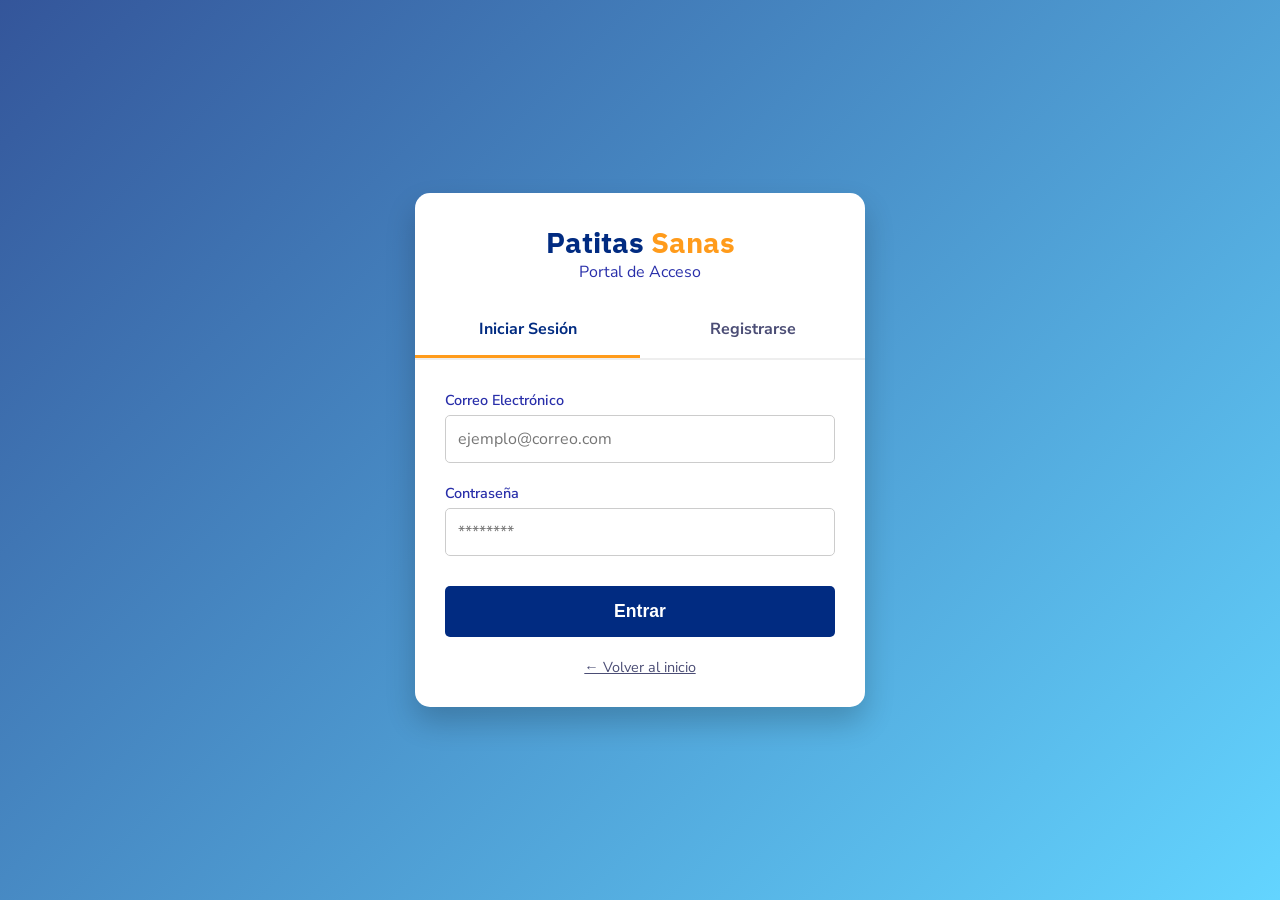
<file: login.html>
<!DOCTYPE html>
<html lang="es">
<head>
    <meta charset="UTF-8">
    <meta name="viewport" content="width=device-width, initial-scale=1.0">
    <title>Ingresar - Patitas Sanas</title>
    <link href="https://fonts.googleapis.com/css2?family=Nunito+Sans:wght@400;600;700&family=IBM+Plex+Sans:wght@500;700&display=swap" rel="stylesheet">
    <style>
        /* ================= VARIABLES Y RESET ================= */
        :root {
            --primary-color: #012b81;
            --secondary-color: #3CCAFF; 
            --accent-color: #FF9B1B; 
            --bg-light: #f7f7ff;
            --text-dark: #292faa;
            --text-gray: #4b4d75;
        }

        * { margin: 0; padding: 0; box-sizing: border-box; }
        body { 
            font-family: 'Nunito Sans', sans-serif; 
            background: linear-gradient(135deg, rgba(1, 43, 129, 0.8), rgba(60, 202, 255, 0.8)), url('https://images.unsplash.com/photo-1543322748-33df6d3db806?auto=format&fit=crop&w=1200&q=80') center/cover;
            height: 100vh;
            display: flex;
            justify-content: center;
            align-items: center;
            color: var(--text-dark);
        }

        /* ================= CONTENEDOR LOGIN ================= */
        .auth-container {
            background: #fff;
            width: 100%;
            max-width: 450px;
            border-radius: 15px;
            box-shadow: 0 15px 30px rgba(0,0,0,0.2);
            overflow: hidden;
        }

        .auth-header {
            text-align: center;
            padding: 30px 20px 20px;
        }

        .auth-header h1 {
            font-family: 'IBM Plex Sans', sans-serif;
            color: var(--primary-color);
            font-size: 1.8rem;
        }
        .auth-header h1 span { color: var(--accent-color); }

        /* ================= PESTAÑAS ================= */
        .tabs {
            display: flex;
            border-bottom: 2px solid #eee;
        }
        .tab {
            flex: 1;
            text-align: center;
            padding: 15px;
            cursor: pointer;
            font-weight: 700;
            color: var(--text-gray);
            transition: 0.3s;
        }
        .tab.active {
            color: var(--primary-color);
            border-bottom: 3px solid var(--accent-color);
        }

        /* ================= FORMULARIOS ================= */
        .form-box {
            padding: 30px;
            display: none;
        }
        .form-box.active { display: block; }

        .input-group {
            margin-bottom: 20px;
            display: flex;
            flex-direction: column;
        }
        .input-group label {
            font-weight: 600;
            margin-bottom: 5px;
            font-size: 0.9rem;
        }
        .input-group input {
            padding: 12px;
            border: 1px solid #ccc;
            border-radius: 5px;
            font-family: inherit;
            font-size: 1rem;
        }
        .input-group input:focus {
            border-color: var(--secondary-color);
            outline: none;
        }

        .btn-submit {
            width: 100%;
            background: var(--primary-color);
            color: #fff;
            padding: 15px;
            border: none;
            border-radius: 5px;
            font-size: 1.1rem;
            font-weight: 700;
            cursor: pointer;
            transition: 0.3s;
            margin-top: 10px;
        }
        .btn-submit:hover { background: var(--accent-color); }

        .back-home {
            display: block;
            text-align: center;
            margin-top: 20px;
            font-size: 0.9rem;
            color: var(--text-gray);
            text-decoration: underline;
        }

        .error-msg {
            color: #e74c3c;
            font-size: 0.85rem;
            font-weight: 600;
            text-align: center;
            margin-bottom: 15px;
            display: none;
        }
    </style>
</head>
<body>

    <div class="auth-container">
        <div class="auth-header">
            <h1>Patitas<span> Sanas</span></h1>
            <p>Portal de Acceso</p>
        </div>

        <div class="tabs">
            <div class="tab active" onclick="switchTab('login')">Iniciar Sesión</div>
            <div class="tab" onclick="switchTab('register')">Registrarse</div>
        </div>

        <div id="login-form" class="form-box active">
            <p id="login-error" class="error-msg">Correo o contraseña incorrectos.</p>
            <form onsubmit="handleLogin(event)">
                <div class="input-group">
                    <label>Correo Electrónico</label>
                    <input type="email" id="login-email" placeholder="ejemplo@correo.com" required>
                </div>
                <div class="input-group">
                    <label>Contraseña</label>
                    <input type="password" id="login-password" placeholder="********" required>
                </div>
                <button type="submit" class="btn-submit">Entrar</button>
            </form>
            <a href="index.html" class="back-home">← Volver al inicio</a>
        </div>

        <div id="register-form" class="form-box">
            <form onsubmit="handleRegister(event)">
                <div class="input-group">
                    <label>Tu Nombre Completo</label>
                    <input type="text" placeholder="Ej. Juan Pérez" required>
                </div>
                <div class="input-group">
                    <label>Nombre de tu Mascota</label>
                    <input type="text" placeholder="Ej. Toby" required>
                </div>
                <div class="input-group">
                    <label>Correo Electrónico</label>
                    <input type="email" placeholder="ejemplo@correo.com" required>
                </div>
                <div class="input-group">
                    <label>Crear Contraseña</label>
                    <input type="password" placeholder="Mínimo 8 caracteres" required>
                </div>
                <button type="submit" class="btn-submit" style="background-color: var(--accent-color);">Crear Cuenta</button>
            </form>
            <a href="index.html" class="back-home">← Volver al inicio</a>
        </div>
    </div>

    <script>
        // Cambiar entre Iniciar Sesión y Registro
        function switchTab(tabName) {
            document.querySelectorAll('.tab').forEach(t => t.classList.remove('active'));
            document.querySelectorAll('.form-box').forEach(f => f.classList.remove('active'));
            document.getElementById('login-error').style.display = 'none';

            if (tabName === 'login') {
                document.querySelectorAll('.tab')[0].classList.add('active');
                document.getElementById('login-form').classList.add('active');
            } else {
                document.querySelectorAll('.tab')[1].classList.add('active');
                document.getElementById('register-form').classList.add('active');
            }
        }

        // Simulación de Base de Datos Local
        function handleLogin(e) {
            e.preventDefault(); 
            
            const email = document.getElementById('login-email').value.toLowerCase().trim();
            const password = document.getElementById('login-password').value.trim();
            const errorMsg = document.getElementById('login-error');

            errorMsg.style.display = 'none';

            // Regla 1: Veterinario
            if (email === 'vet@gmail.com' && password === '12345') {
                window.location.href = 'dashboard-vet.html';
            } 
            // Regla 2: Recepción
            else if (email === 'rec@gmail.com' && password === '12345') {
                window.location.href = 'dashboard-recepcion.html';
            } 
            // Regla 3: Si se equivoca de contraseña en las cuentas de admin
            else if ((email === 'vet@gmail.com' || email === 'rec@gmail.com') && password !== '12345') {
                errorMsg.style.display = 'block';
            }
            // Regla 4: Cualquier otro correo es tratado como Paciente/Cliente
            else {
                window.location.href = 'citas.html';
            }
        }

        // Registro de un nuevo paciente
        function handleRegister(e) {
            e.preventDefault();
            alert('¡Cuenta creada con éxito! Ahora puedes agendar tus citas.');
            window.location.href = 'citas.html';
        }
    </script>
</body>
</html>
</file>
